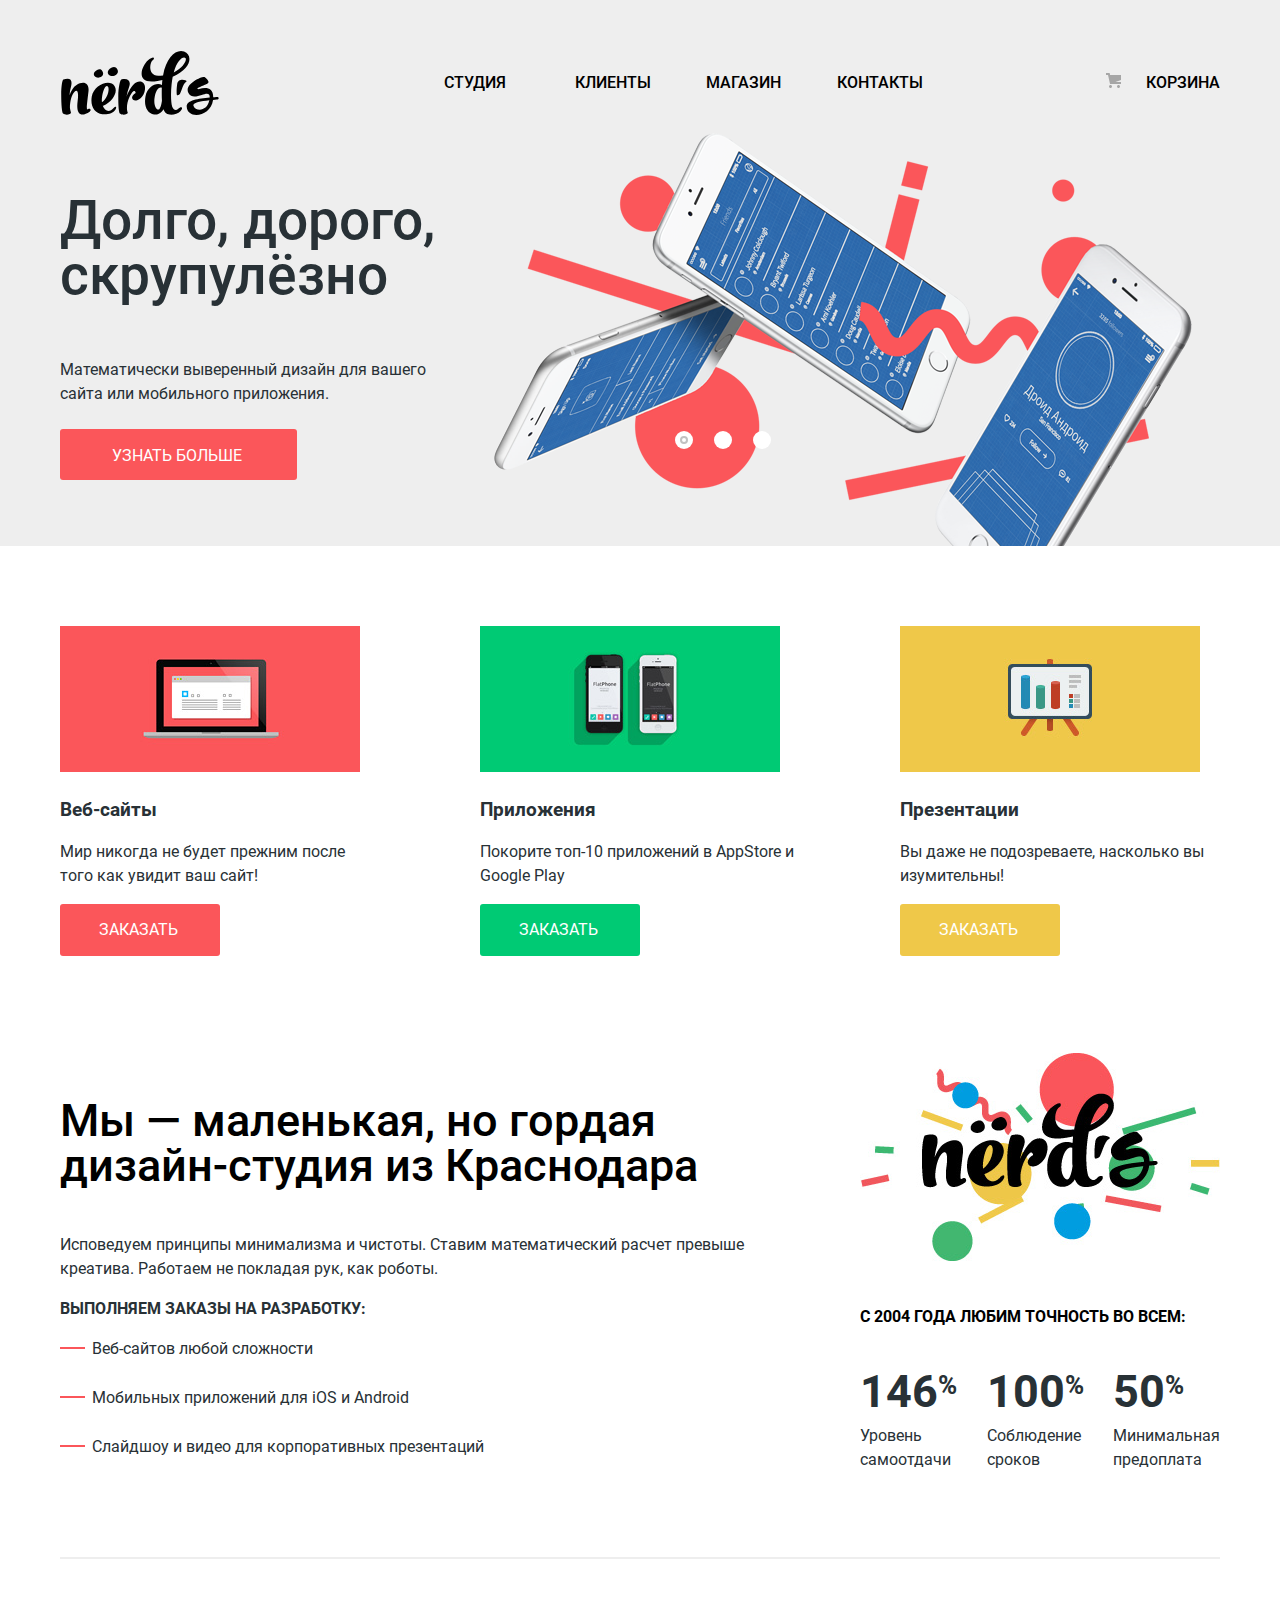
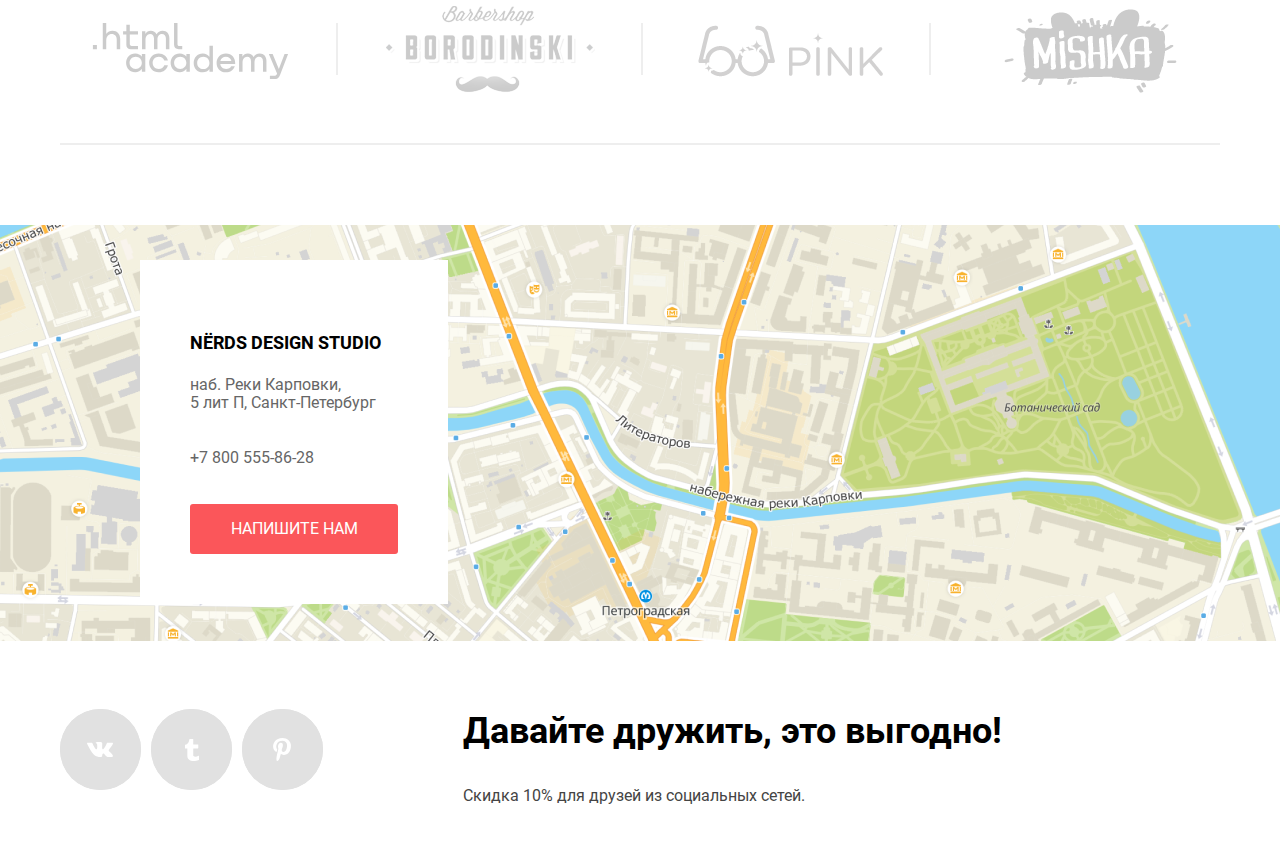
<file: index.html>
<!DOCTYPE html>
<html lang="ru">

<head>
  <meta charset="UTF-8">
  <meta http-equiv="X-UA-Compatible" content="IE=edge">
  <meta name="viewport" content="width=device-width, initial-scale=1.0">
  <title>HTML Academy: Nёrds</title>
  <link href="https://fonts.googleapis.com/css2?family=Roboto:ital,wght@0,400;0,700;1,500&display=swap"
    rel="stylesheet">
  <link rel="stylesheet" href="css/normalize.css">
  <link rel="stylesheet" href="css/style.css">
  <link rel="icon" href="favicon.ico">
  <link rel="icon" href="img/favicons/favicon_32.svg" type="image/svg+xml">
  <link rel="apple-touch-icon" sizes="180x180" href="img/favicons/apple-icon-180x180.png">
  <link rel="manifest" href="manifest.webmanifest">
</head>

<body>
  <header class="page-header">
    <nav class="main-nav">
      <img class="main-logo" src="img/nerds-main_logo.svg" width="160" height="65" alt="Лого Нёрдс">
      <ul class="main-menu">
        <li>Студия</li>
        <li><a href="#">Клиенты</a></li>
        <li><a href="catalogue.html">Магазин</a></li>
        <li><a href="#">Контакты</a></li>
      </ul>
      <a class="user-menu" href="##">Корзина</a>
    </nav>
  </header>

  <main>
    <h1 class="visually-hidden">Дизайн-студия Нёрдс</h1>
    <section class="slider">
      <h2 class="visually-hidden">Наше кредо в картинках</h2>
      <ul class="slider-list">
        <li class="slide">
          <div class="slide-description">
            <p class="slogan">Долго, дорого, скрупулёзно</p>
            <p class="comment">Математически выверенный дизайн для вашего сайта или мобильного приложения.</p>
            <a href="##" class="button want-more">Узнать больше</a>
          </div>
          <img class="poster" src="img/slider/slide1_mobile.png" width="760" height="431"
            alt="Россыпь красивых телефонов">
        </li>
        <li class="slide">
          <div class="slide-description">
            <p class="slogan">Любим математику, как никто другой</p>
            <p class="comment">Никакого креатива, только математические формулы для расчета идеальных пропорций.</p>
            <a href="##" class="button want-more">Узнать больше</a>
          </div>
          <img class="poster" src="img/slider/slide2_pc.png" width="760" height="431"
            alt="Мониторы стоят спиной к спине">
        </li>
        <li class="slide">
          <div class="slide-description">
            <p class="slogan">Только ночь, только хардкор</p>
            <p class="comment">Работать днем, как все? Мы против этого. Ближе к полуночи работа только начинается.</p>
            <a href="##" class="button want-more">Узнать больше</a>
          </div>
          <img class="poster" src="img/slider/slide3_tablet.png" width="760" height="431" alt="Планшет и телефон">
        </li>
      </ul>
      <div class="slider-controls">
        <button class="current" type="button" aria-label="Первый слайд"></button>
        <button type="button" aria-label="Второй слайд"></button>
        <button type="button" aria-label="Третий слайд"></button>
      </div>
    </section>

    <div class="wrapper">
      <section class="services">
        <h2 class="visually-hidden">Наши услуги</h2>
        <ul class="service-list">
          <li class="service-list-option">
            <img class="service-icon" src="img/services/web_pages.jpg" width="300" height="146"
              alt="Иконка ноутбука на красном фоне">
            <h3 class="service-title">Веб-сайты</h3>
            <p class="service-description">Мир никогда не будет прежним после того как увидит ваш сайт!</p>
            <a class="button service-order" href="##">Заказать</a>
          </li>
          <li class="service-list-option">
            <img class="service-icon" src="img/services/mobile_apps.png" width="300" height="146"
              alt="Мобильный телефон на зеленом фоне">
            <h3 class="service-title">Приложения</h3>
            <p class="service-description">Покорите топ-10 приложений в AppStore и Google Play</p>
            <a class="button service-order" href="##">Заказать</a>
          </li>
          <li class="service-list-option">
            <img class="service-icon" src="img/services/presentations.jpg" width="300" height="146"
              alt="Флип-чарт на желтом фоне">
            <h3 class="service-title">Презентации</h3>
            <p class="service-description">Вы даже не подозреваете, насколько вы изумительны!</p>
            <a class="button service-order" href="##">Заказать</a>
          </li>
        </ul>
      </section>

      <div class="stats-container">
        <section class="about">
          <h2 class="visually-hidden">Описание компании</h2>
          <p class="about-us">Мы — маленькая, но гордая дизайн-студия из Краснодара</p>
          <p class="about-description">Исповедуем принципы минимализма и чистоты. Ставим математический расчет превыше
            креатива. Работаем не покладая рук, как роботы.</p>
          <p class="about-activities">Выполняем заказы на разработку:</p>
          <ul class="about-activities-list">
            <li class="activity">Веб-сайтов любой сложности</li>
            <li class="activity">Мобильных приложений для iOS и Android</li>
            <li class="activity">Слайдшоу и видео для корпоративных презентаций</li>
          </ul>
        </section>

        <section class="statistics">
          <h2 class="visually-hidden">О нас в цифрах</h2>
          <img class="statistics-logo" src="img/nerds-statistics.png" width="360" height="208"
            alt="Вариация лого Nerds">
          <p class="statistics-header">с 2004 года Любим точность во всем:</p>
          <dl class="statistics-list">
            <div class="statistics-option">
              <dt class="statistics-percentage">146<span>%</span></dt>
              <dd class="statistics-description">Уровень самоотдачи</dd>
            </div>
            <div class="statistics-option">
              <dt class="statistics-percentage">100<span>%</span></dt>
              <dd class="statistics-description">Соблюдение сроков</dd>
            </div>
            <div class="statistics-option">
              <dt class="statistics-percentage">50<span>%</span></dt>
              <dd class="statistics-description">Минимальная предоплата</dd>
            </div>
          </dl>
        </section>
      </div>

      <section class="clients">
        <h2 class="visually-hidden">Нас рекомендуют</h2>
        <ul class="clients-list">
          <li class="client">
            <a href="https://htmlacademy.ru/intensive/htmlcss">
              <img src="img/partners/logo_htmlacademy.svg" width="199" height="57" alt="логотип HTML Academy">
            </a>
          </li>
          <li class="client">
            <a href="##">
              <img src="img/partners/logo-borodinski.svg" width="209" height="90" alt="Barbershop Borodinsky">
            </a>
          </li>
          <li class="client">
            <a href="##">
              <img src="img/partners/logo-pink.svg" width="185" height="52" alt="Pink">
            </a>
          </li>
          <li class="client">
            <a href="##">
              <img src="img/partners/logo-mishka.svg" width="173" height="84" alt="Mishka">
            </a>
          </li>
        </ul>
      </section>
    </div>
  </main>

  <footer class="page-footer">
    <div class="footer-map">
      <div class="footer-feedback">
        <p class="feedback-heading">Nёrds design studio</p>
        <address class="feedback-address">наб. Реки Карповки, <br> 5 лит П, Санкт-Петербург</address>
        <a class="feedback-telephone" href="tel:+78005558628">+7 800 555-86-28</a>
        <button type="button" class="button write-us">Напишите нам</button>
      </div>
    </div>

    <div class="bottom-line">
      <ul class="media-links">
        <li class="link">
          <a href="##">
            <span class="visually-hidden">VK</span>
          </a>
        </li>
        <li class="link">
          <a href="##">
            <span class="visually-hidden">Facebook</span>
          </a>
        </li>
        <li class="link">
          <a href="##">
            <span class="visually-hidden">Instagram</span>
          </a>
        </li>
      </ul>

      <div class="footer-text">
        <p class="footer-slogan">Давайте дружить, это выгодно!</p>
        <p class="footer-discount">Скидка 10% для друзей из социальных сетей.</p>
      </div>
    </div>

  </footer>

  <div class="page-popup">
    <p class="popup-heading">Напишите нам</p>
    <button class="modal-close" type="button" aria-label="Закрыть"></button>
    <form class="popup-form" action="##" method="post">
      <label class="form-legend">Ваше имя:
        <input type="text" class="author" placeholder="Имя Фамилия">
      </label>
      <label class="form-legend"> Ваш email:
        <input type="email" class="email" placeholder="email@example.com">
      </label>
      <label class="form-legend">Текст письма
        <textarea class="form-text" rows="5" cols="30" placeholder="В свободной форме"></textarea>
      </label>
      <button class="button" type="submit">Отправить</button>
    </form>
  </div>

  <script src="js/modal.js"></script>
  <script src="js/slider.js"></script>

</body>

</html>
</file>
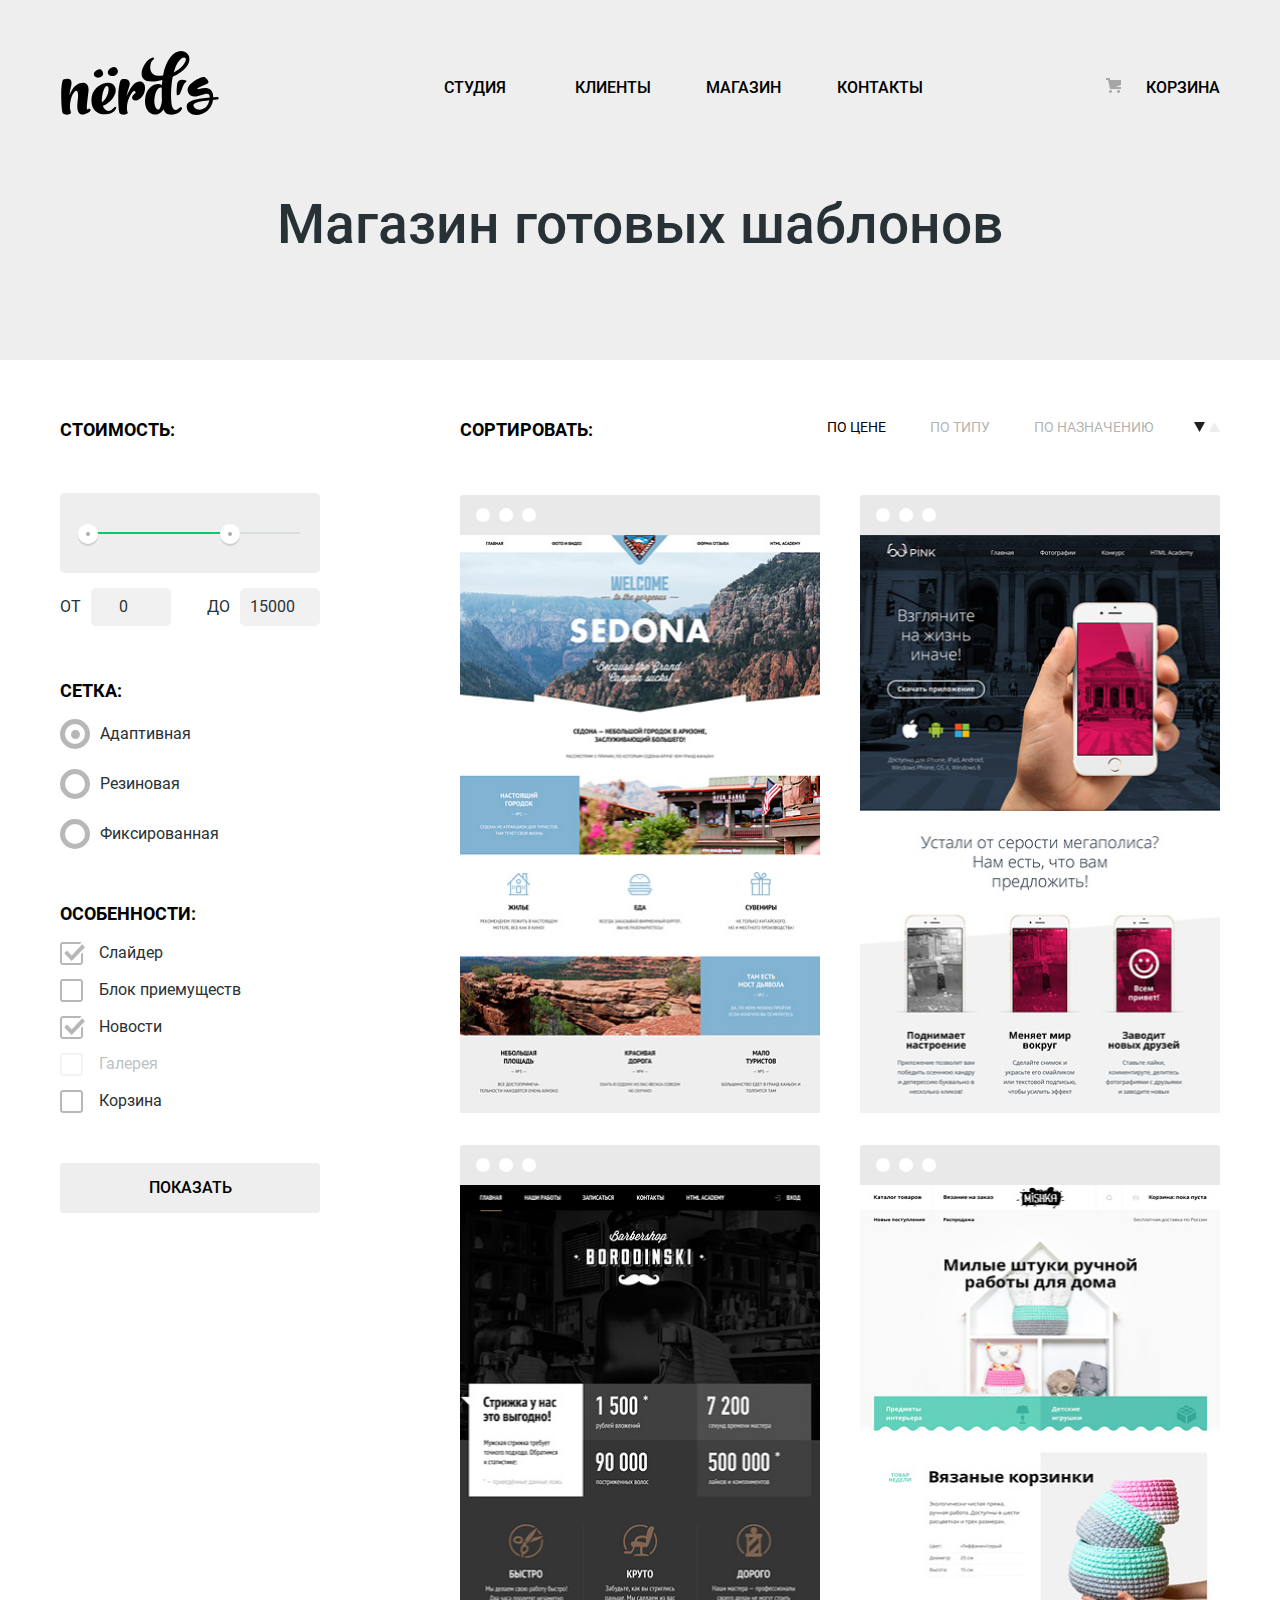
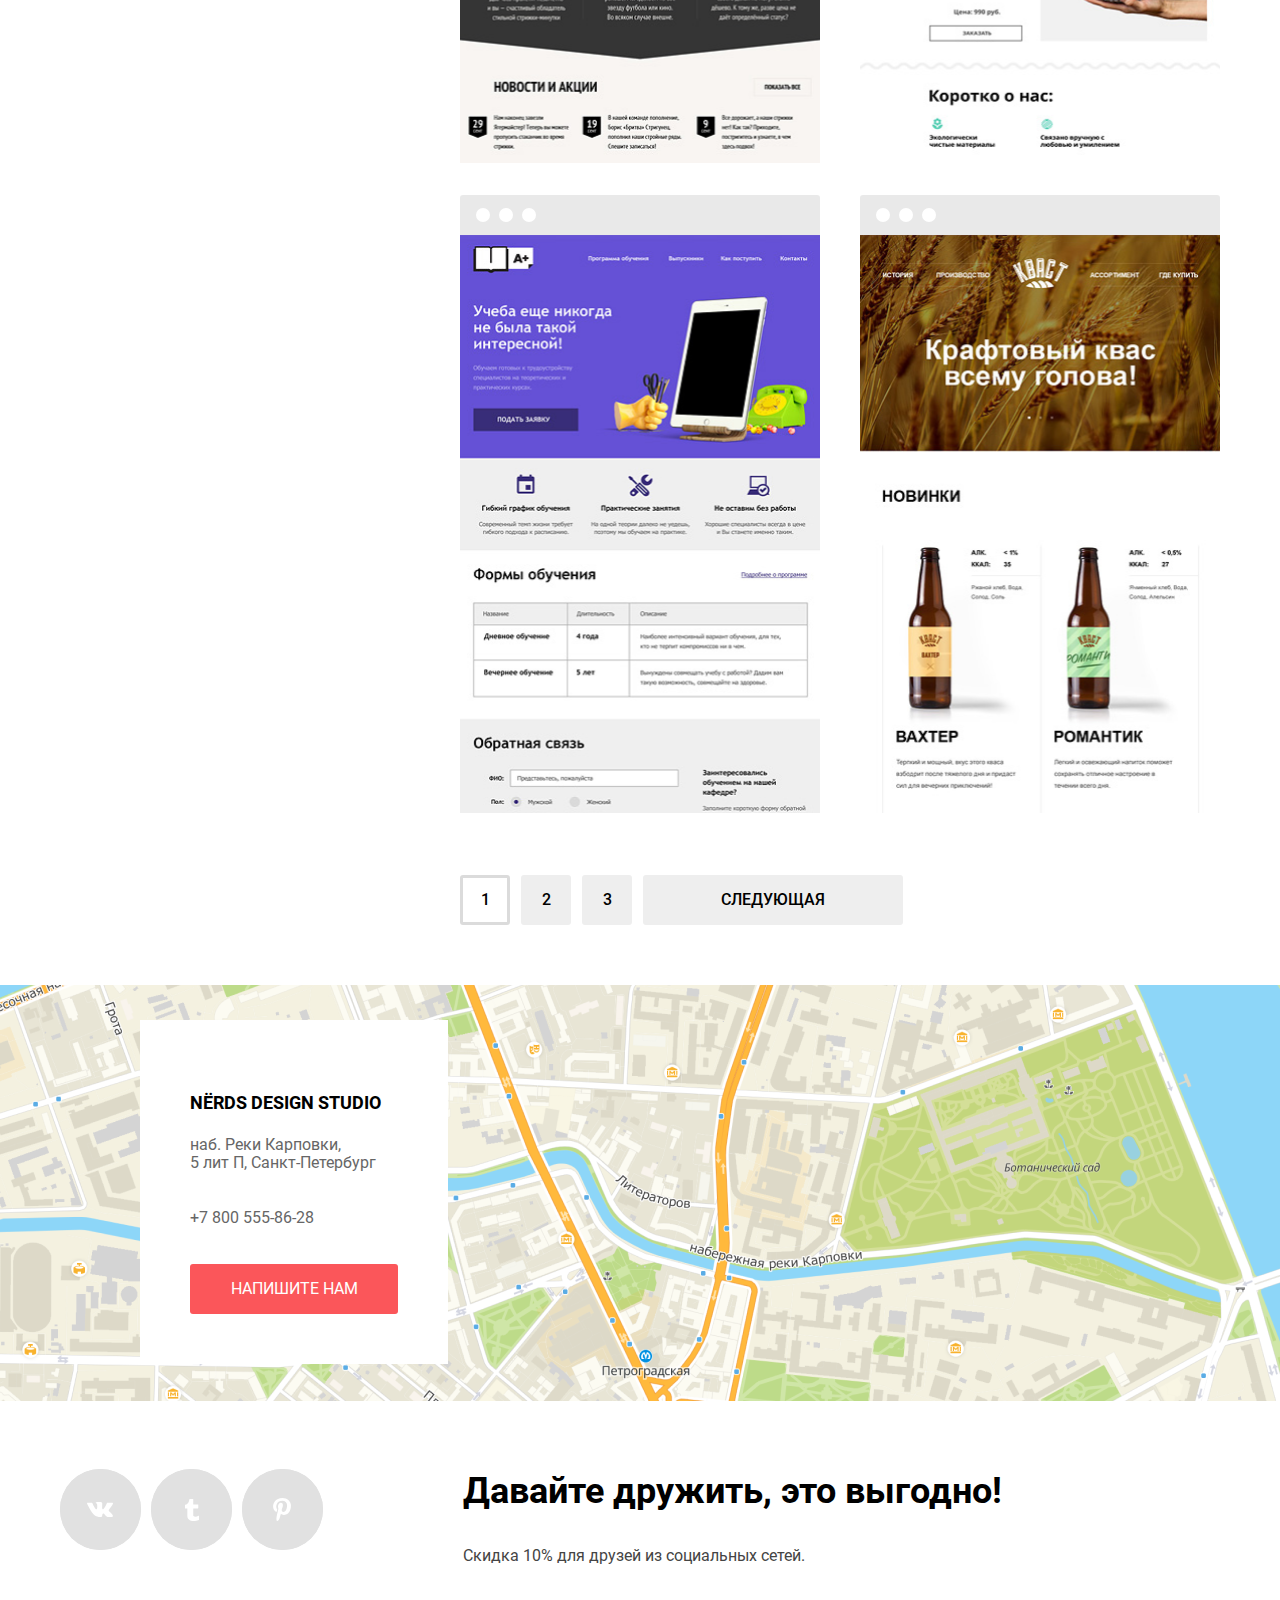
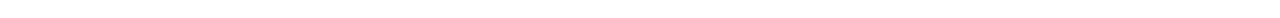
<file: catalogue.html>
<!DOCTYPE html>
<html class="page" lang="en">

<head>
  <meta charset="UTF-8">
  <meta http-equiv="X-UA-Compatible" content="IE=edge">
  <meta name="viewport" content="width=device-width, initial-scale=1.0">
  <title>HTML Academy: Nёrds</title>
  <link rel="stylesheet" href="css/normalize.css">
  <link rel="stylesheet" href="css/style.css">
  <link rel="icon" href="favicon.ico">
  <link rel="icon" href="img/favicons/favicon_32.svg" type="image/svg+xml">
  <link rel="apple-touch-icon" sizes="180x180" href="img/favicons/apple-icon-180x180.png">
  <link rel="manifest" href="manifest.webmanifest">
</head>

<body>
  <header class="page-header">
    <nav class="main-nav">
      <a href="index.html"><img class="main-logo" src="img/nerds-main_logo.svg" width="160" height="65" alt="Лого Нёрдс"></a>
      <ul class="main-menu">
        <li><a href="index.html">Студия</a></li>
        <li><a href="#">Клиенты</a></li>
        <li>Магазин</li>
        <li><a href="#">Контакты</a></li>
      </ul>
      <a class="user-menu" href="##">Корзина</a>
    </nav>
  </header>

  <main>
    <h1 class="visually-hidden">Каталог макетов NЁRDS</h1>
    <h2 class="slogan header-heading">Магазин готовых шаблонов</h2>
    <div class="catalogue-body">
      <section class="searching">
        <form class="search-form" action="https://echo.htmlacademy.ru/" method="get">

          <fieldset class="search-prices">
            <legend class="heading prices-heading">Стоимость:</legend>
            <div class="range">
              <div class="range-controls">
                <div class="scale">
                  <div class="bar"></div>
                </div>
                <div class="toggle toggle-min" tabindex="0"></div>
                <div class="toggle toggle-max" tabindex="0"></div>
              </div>
              <div class="price-controls">
                <label class="min-price">от<input class="price" type="number" name="min-price" value="0"></label>
                <label class="max-price">до<input class="price" type="number" name="max-price" value="150000"></label>
              </div>
            </div>
          </fieldset>

          <fieldset class="search-grids">
            <legend class="heading grids-heading">Сетка:</legend>
            <label class="grid-type"><input class="grid visually-hidden" type="radio" name="mockup-grid"
                value="adaptive" checked>
              <span class="grid-type-text">Адаптивная</span>
            </label>
            <label class="grid-type"><input class="grid visually-hidden" type="radio" name="mockup-grid" value="rubber">
              <span class="grid-type-text">Резиновая</span>
            </label>
            <label class="grid-type"><input class="grid visually-hidden" type="radio" name="mockup-grid" value="fixed">
              <span class="grid-type-text">Фиксированная</span>
            </label>
          </fieldset>

          <fieldset class="search-peculiarities">
            <legend class="heading peculiarities-heading">Особенности:</legend>
            <label class="peculiarity"><input class="specific visually-hidden" type="checkbox" name="peculiarity"
                value="slider" checked><span class="specific-checkbox">Слайдер</span>
            </label>
            <label class="peculiarity"><input class="specific visually-hidden" type="checkbox" name="peculiarity"
                value="advantages"><span class="specific-checkbox">Блок приемуществ</span>
            </label>
            <label class="peculiarity"><input class="specific visually-hidden" type="checkbox" name="peculiarity"
                value="news" checked><span class="specific-checkbox">Новости</span>
            </label>
            <label class="peculiarity"><input class="specific visually-hidden" type="checkbox" name="peculiarity"
                value="gallery" disabled> <span class="specific-checkbox">Галерея</span>
            </label>
            <label class="peculiarity"><input class="specific visually-hidden" type="checkbox" name="peculiarity"
                value="basket"> <span class="specific-checkbox">Корзина</span>
            </label>
          </fieldset>

          <button class="form-submit-button" type="submit">Показать</button>
        </form>
      </section>

      <section class="search-results">
        <h2 class="visually-hidden">Результаты поиска</h2>
        <div class="sorting-wrapper">
          <p class="heading sort-heading">Сортировать:</p>
          <ul class="sort-list">
            <li class="sort-option"><a>по цене</a></li>
            <li class="sort-option"><a href="##">по типу</a></li>
            <li class="sort-option"><a href="##">по назначению</a></li>
          </ul>
          <div class="sort-controls">
            <a class="dir-down" href="##">
              <svg width="11" height="10" viewBox="0 0 11 10" fill="none" xmlns="http://www.w3.org/2000/svg">
                <path d="M5.5 10L0 0H11" fill="#231F20" />
              </svg>
            </a>
            <a class="dir-up" href="##">
              <svg width="11" height="10" viewBox="0 0 11 10" fill="none" xmlns="http://www.w3.org/2000/svg">
                <path d="M5.5 0L0 10H11L5.5 0Z" fill="#A6A6A6" />
              </svg>
            </a>
          </div>
        </div>

        <div class="search-items">
          <article class="search-item">
            <img src="img/catalogue/cat_item_sedona.png" width="360" height="578"
              alt="Макет сайта путеводителя по Седоне">
            <div class="item-available">
              <h3 class="heading item-heading"><a href="##">Sedona</a></h3>
              <p class="item-description">Информационный сайт для туристов</p>
              <button class="button show-description-button" type="button">9 900 ₽</button>
            </div>
          </article>

          <article class="search-item">
            <img src="img/catalogue/cat_item_pink.png" width="360" height="578" alt="Макеты сайта и приложения PINK">
            <div class="item-available">
              <h3 class="heading item-heading"><a href="##">Pink App</a></h3>
              <p class="item-description">Продуктовый лендинг приложения для iOS и Android</p>
              <button class="button show-description-button" type="button">9 900 ₽</button>
            </div>
          </article>

          <article class="search-item">
            <img src="img/catalogue/cat_item_borodinski.png" width="360" height="578"
              alt="Макет сайта барбершопа Бородинский">
            <div class="item-available">
              <h3 class="heading item-heading"><a href="##">Barbershop</a></h3>
              <p class="item-description">Сайт салона красоты.Для мужчин, да.</p>
              <button class="button show-description-button" type="button">9 900 ₽</button>
            </div>
          </article>

          <article class="search-item">
            <img src="img/catalogue/cat_item_mishka.png" width="360" height="578"
              alt="Макет сайта хендмейд товаров Мишка">
            <div class="item-available">
              <h3 class="heading item-heading"><a href="##">Mishka</a></h3>
              <p class="item-description">Интернет-магазин вязаных игрушек.</p>
              <button class="button show-description-button" type="button">9 900 ₽</button>
            </div>
          </article>

          <article class="search-item">
            <img src="img/catalogue/cat_item_aplus.png" width="360" height="578" alt="Макет сайта учебного центра">
            <div class="item-available">
              <h3 class="heading item-heading"><a href="##">A Plus</a></h3>
              <p class="item-description">Лендинг курсов повышения квалификации.</p>
              <button class="button show-description-button" type="button">9 900 ₽</button>
            </div>
          </article>

          <article class="search-item">
            <img src="img/catalogue/cat_item_kvast.png" width="360" height="578"
              alt="Макет сайта производителей кваса Кваст">
            <div class="item-available">
              <h3 class="heading item-heading"><a href="##">Кваст</a></h3>
              <p class="item-description">Промо-сайт производителя крафтового кваса</p>
              <button class="button show-description-button" type="button">9 900 ₽</button>
            </div>
          </article>
        </div>
        <ul class="search-items-toggle">
          <li class="search-items-page"><a>1</a></li>
          <li class="search-items-page"><a href="##">2</a></li>
          <li class="search-items-page"><a href="##">3</a></li>
          <li class="search-items-page next-page"><a href="##">Следующая</a></li>
        </ul>
      </section>
    </div>
  </main>

  <footer class="page-footer">
    <div class="footer-map">
      <div class="footer-feedback">
        <p class="feedback-heading">Nёrds design studio</p>
        <address class="feedback-address">наб. Реки Карповки, <br> 5 лит П, Санкт-Петербург</address>
        <a class="feedback-telephone" href="tel:+78005558628">+7 800 555-86-28</a>
        <button type="button" class="button write-us">Напишите нам</button>
      </div>
    </div>

    <div class="page-popup">
      <p class="popup-heading">Напишите нам</p>
      <button class="modal-close" type="button" aria-label="Закрыть"></button>
      <form class="popup-form" action="##" method="post">
        <label class="form-legend">Ваше имя:
          <input type="text" placeholder="Имя Фамилия">
        </label>
        <label class="form-legend"> Ваш email:
          <input type="email" placeholder="email@example.com">
        </label>
        <label class="form-legend">Текст письма
          <textarea class="form-text" rows="5" cols="30" placeholder="В свободной форме"></textarea>
        </label>
        <button class="button" type="submit">Отправить</button>
      </form>
    </div>

    <div class="bottom-line">
      <ul class="media-links">
        <li class="link">
          <a href="##">
            <span class="visually-hidden">VK</span>
          </a>
        </li>
        <li class="link">
          <a href="##">
            <span class="visually-hidden">Tumblr</span>
          </a>
        </li>
        <li class="link">
          <a href="##">
            <span class="visually-hidden">Pinterest</span>
          </a>
        </li>
      </ul>

      <div class="footer-text">
        <p class="footer-slogan">Давайте дружить, это выгодно!</p>
        <p class="footer-discount">Скидка 10% для друзей из социальных сетей.</p>
      </div>
    </div>

  </footer>

</body>

</html>
</file>
<file: css/style.css>
/*Fonts*/

@font-face {
  font-family: "Roboto";
  src: url(../fonts/roboto.woff),
    url(../fonts/roboto.woff2);
  font-weight: 400;
  font-style: normal;
}

@font-face {
  font-family: "Roboto";
  src: url(../fonts/robotobold.woff),
    url(../fonts/robotobold.woff2);
  font-weight: 700;
  font-style: normal;
}

@font-face {
  font-family: "Roboto";
  src: url(../fonts/robotomedium.woff),
    url(../fonts/robotomedium.woff2);
  font-weight: 500;
  font-style: normal;
}

/*Variables*/

:root {
  --basic-black: #000000;
  --basic-white: #ffffff;
  --intense-dark: #231f20;
  --basic-dark: #283136;
  --darkened-grey: #444444;
  --extra-grey: #4d4d4d;
  --basic-grey: #666666;
  --lower-intense-grey: #c1c1c1;
  --mouse-grey: #b4b9bb;
  --cloud-grey: #a6a6a6;
  --lighter-cloud-grey: #ababab;
  --light-shadow-grey: #cfcfcf;
  --light-grey: #dfdfdf;
  --lighter-grey: #dbdbdb;
  --even-lighter-grey: #d7dcde;
  --low-saturation-grey: #d5d5d5;
  --extra-light-grey: #e1e1e1;
  --lowest-intense-grey: #eeeeee;
  --basic-red: #fb565a;
  --extra-red: #e74246;
  --intensive-red: #d7373b;
  --basic-green: #00ca74;
  --extra-green: #00bc6c;
  --intensive-green: #00aa62;
  --basic-yellow: #efc849;
  --extra-yellow: #eab534;
  --intensive-yellow: #e5a722;
}

/*Global*/

* {
  box-sizing: border-box;
}

a {
  text-decoration: none;
}

body {
  max-width: 1440px;
  position: relative;
  margin: 0px auto;
  padding: 0px;
  font-family: "Roboto", "Arial", sans-serif;
  font-size: 16px;
  line-height: 24px;
  font-weight: 400;
  color: var(--basic-dark);

  min-height: 100%;
  display: grid;
  grid-template-rows: min-content 1fr min-content;
  align-content: start;
}

.page {
  height: 100%;
}

/*Header*/

.page-header {
  display: flex;
  width: 100%;
  background-color: var(--lowest-intense-grey);
}

.main-nav {
  display: flex;
  /*grid-template-columns: 1fr auto 1fr;*/
  min-width: 1160px;
  justify-content: space-between;
  align-items: center;
  margin: 0 auto;
  padding-top: 50px;

  line-height: 30px;
  font-weight: 500;
  text-transform: uppercase;
  color: var(--basic-black);
}

.main-menu {
  display: grid;
  grid-template-columns: 1fr 1fr 1fr 1fr;
  gap: 45px;
}

.user-menu {
  position: relative;
  display: block;
  justify-self: end;
}

.user-menu::before {
  content: "";
  top: 5px;
  left: -40px;
  width: 15px;
  height: 15px;
  position: absolute;
  background-image: url(../img/icons/cart-icon.svg);
  background-repeat: no-repeat;
  background-position: center;
}

.main-nav a, .user-menu {
  color: var(--basic-black);
}

.main-nav a:hover {
  opacity: 0.7;
}

.main-menu a:hover,
.user-menu:hover {
  color: var(--basic-red)
}

.main-nav a:active,
.user-menu:active {
  color: var(--basic-black);
  opacity: 0.3;
}

.main-menu,
.slider-list,
.service-list,
.statistics-list,
.about-activities-list,
.clients-list,
.media-links,
.search-items-toggle,
.sort-list {
  list-style: none;
  margin: 0;
  padding: 0;
}

.current-menu-item {
  position: relative
}

.current-menu-item::after {
  content: "";
  position: absolute;
  bottom: -15px;
  left: 0px;
  width: 73px;
  height: 2px;
  background-color: var(--basic-red);
}

/*Main --- Index*/

.visually-hidden {
  position: absolute;
  width: 1px;
  height: 1px;
  clip: rect(1px, 1px, 1px, 1px);
}

/*Slider*/

.slider {
  position: relative;
  width: 100%;
  min-height: 431px;
  background-color: var(--lowest-intense-grey);
}

.slide {
  display: none;
  width: 1160px;
  margin: 0 auto;
  background-color: var(--lowest-intense-grey);
}

.slider .slide:nth-child(2) .slide-description,
.slider .slide:last-child .slide-description {
  position: absolute;
  width: 525px;
}

.slider .slide:last-child .slogan {
  padding-right: 90px;

}

.slider .slide:nth-child(2) .comment,
.slider .slide:last-child .comment {
  padding-right: 155px;
}

/* .current-slide {
  display: flex;
} */

.slide-description {
  padding-top: 78px;
}

.poster {
  display: block;
  margin-left: auto;
}

.slogan {
  margin-top: 0;
  font-size: 55px;
  font-weight: 500;
  line-height: 55px;
}

.comment {
  margin-bottom: 38px;
}

.slider-controls {
  position: absolute;
  bottom: 90px;
  left: 675px;
  z-index: 20;
}

.slider-controls .current {
  background-image: url(../img/icons/toggle-btn-current.svg);
  background-position: 50% 50%;
  background-repeat: no-repeat;
}

.slider-controls button {
  padding: 0;
  width: 18px;
  height: 18px;
  background-color: var(--basic-white);
  border: none;
  border-radius: 50%;
  cursor: pointer;
}

.slider-controls button:not(.slider-controls button:last-child) {
  margin-right: 17px;
}

.button {
  width: 160px;
  min-height: 50px;
  line-height: 18px;
  color: var(--basic-white);
  text-transform: uppercase;
  background-color: var(--basic-red);
  border: none;
  border-radius: 3px;
}

.button:hover {
  background-color: var(--extra-red);
}

.button:active,
.service-list:nth-child(2) .service-order:active,
.service-list:last-child .service-order:active {
  color: rgba(255, 255, 255, 0.3);
  background-color: var(--intensive-red);
}

.want-more {
  min-width: 240px;
  padding: 17px 55px 15px 52px;
}

/*Services*/

.wrapper {
  width: 1160px;
  margin: 0px auto;
}

.service-list {
  display: grid;
  grid-template-columns: 1fr 1fr 1fr;
  gap: 100px;
  min-height: 507px;
  padding: 80px 0px;

}

.service-order {
  display: block;
  padding: 17px 39px;
}

.service-list-option:nth-child(2) .service-order {
  background-color: var(--basic-green);
}

.service-list-option:nth-child(2) .service-order:hover,
.service-list-option:nth-child(2) .service-order:focus {
  background-color: var(--extra-green);
}

.service-list-option:nth-child(2) .service-order:active {
  background-color: var(--intensive-green);
}

.service-list-option:last-child .service-order {
  background-color: var(--basic-yellow);
}

.service-list-option:last-child .service-order:hover,
.service-list-option:last-child .service-order:focus {
  background-color: var(--extra-yellow);
}

.service-list-option:last-child .service-order:active {
  background-color: var(--intensive-yellow);
}

/*About*/

.about {
  grid-column: 1 / 3;
}

.about-us {
  font-size: 45px;
  font-weight: 500;
  line-height: 45px;
  color: var(--basic-black);
}

.about-activities,
.statistics-header {
  font-weight: 700;
  text-transform: uppercase;
}

.stats-container {
  display: grid;
  grid-template-columns: 1fr 1fr 1fr;
  gap: 40px;
  margin-bottom: 73px;
}

.activity {
  position: relative;
  margin-bottom: 25px;
  padding-left: 32px;
}

.activity::before {
  content: "";
  position: absolute;
  top: 10px;
  left: 0;
  width: 25px;
  height: 2px;
  background-color: var(--basic-red);
}

.statistics-logo {
  margin-bottom: 37px;
}

.statistics-header {
  margin-top: 0;
  margin-bottom: 31px;
  color: var(--basic-black);
}

.statistics-list {
  display: grid;
  grid-template-columns: 1fr 1fr 1fr;
  gap: 20px
}

.statistics-percentage {
  font-size: 45px;
  font-weight: 700;
  line-height: 64px;
}

.statistics-percentage span {
  font-size: 26px;
  line-height: 40px;
  vertical-align: text-top;
}

.statistics-description {
  margin: 0px;
}

/*Clients*/

.clients-list {
  display: grid;
  grid-template-columns: repeat(4, 1fr);
  gap: 40px;
  justify-items: center;
  margin-bottom: 80px;
  border-top: 2px solid var(--lowest-intense-grey);
  border-bottom: 2px solid var(--lowest-intense-grey);
}

.client a {
  display: flex;
  flex-wrap: wrap;
  align-items: center;
  min-height: 184px;
  opacity: 0.2;
}

.client a:hover {
  opacity: 1
}

.client a:active {
  opacity: 0.1
}

.client {
  position: relative;
}

.client:not(.client:last-child)::after {
  content: "";
  position: absolute;
  top: 64px;
  right: -48px;
  width: 2px;
  height: 52px;
  background-color: var(--lowest-intense-grey);
}

.client:nth-child(3)::after {
  right: -60px;
}

/*Footer*/

.footer-map {
  position: relative;
  min-height: 416px;
  background-image: url(../img/map_1.png);
  background-position: center;
  background-repeat: no-repeat;
}

.footer-feedback {
  position: absolute;
  left: 140px;
  top: 35px;
  display: flex;
  flex-direction: column;
  align-items: flex-start;
  flex-wrap: wrap;
  width: 308px;
  padding: 50px;
  background-color: var(--basic-white);
}

.feedback-heading {
  font-size: 18px;
  font-weight: 700;
  line-height: 30px;
  text-transform: uppercase;
  color: var(--basic-black);
}

.feedback-address,
.feedback-telephone {
  margin-bottom: 37px;
  font-style: normal;
  line-height: 18px;
  color: var(--basic-grey);
}

.write-us {
  width: 100%;
}

/*Social media and bottom line*/

.bottom-line {
  display: flex;
  align-items: center;
  width: 1160px;
  min-height: 217px;
  margin: 0 auto;
}

.media-links {
  display: grid;
  grid-template-columns: 1fr 1fr 1fr;
  gap: 10px;
}

.link,
.link a {
  width: 81px;
  height: 81px;
  background-color: var(--extra-light-grey);
  border-radius: 50%;
}

.link a {
  display: block;
  background-position: center;
  background-repeat: no-repeat;
}

.link:first-child a {
  background-image: url(../img/icons/vk-icon.svg);

}

.link:nth-child(2) a {
  background-image: url(../img/icons/tumblr-icon.svg);
  background-size: 17%;
}

.link:last-child a {
  background-image: url(../img/icons/pinterest-icon.svg);
  background-size: 25%;
}

.link a:hover {
  background-color: var(--extra-red);
}

.link:active {
  background-color: var(--intensive-red);
}

.link a:active {
  opacity: 0.3;
}

.footer-text {
  padding-left: 140px;
}

.footer-slogan {
  font-size: 36px;
  font-weight: 700;
  line-height: 36px;
  color: var(--basic-black);
}

.footer-discount {
  line-height: 22px;
  color: var(--darkened-grey);
}

/*Pop-up*/

.page-popup {
  position: fixed;
  display: none;
  top: 80px;
  bottom: auto;
  left: 0;
  right: 0;
  /* transform: translate(-50% -50%); */
  width: 960px;
  min-height: 90px;
  margin: auto;
  padding: 63px 100px 84px;
  background-color: var(--basic-white);
  box-shadow: 0px 20px 40px 0px rgba(0, 0, 0, 0.4);
}

.page-popup-show {
  display: block;
  animation: bounce 0.6s;
}

.popup-error {
  animation: shake 0.6s;
}

.popup-form {
  position: relative;
  display: grid;
  grid-template-columns: 1fr 1fr;
  gap: 40px;
}

.modal-close {
  position: absolute;
  top: 78px;
  right: 90px;
  width: 21px;
  height: 21px;
  border: none;
  cursor: pointer;
  background-color: transparent;
  opacity: 0.3;
}

.modal-close::before,
.modal-close::after {
  content: "";
  position: absolute;
  width: 21px;
  height: 4px;
  background-color: var(--basic-red);
}

.modal-close::before {
  transform: rotate(45deg);
}

.modal-close::after {
  transform: rotate(-45deg);
}

.modal-close:hover {
  opacity: 1;
}

.modal-close:active {
  opacity: 0.1;
}

.popup-heading {
  margin-top: 0;
  font-size: 45px;
  font-weight: 700;
  line-height: 52px;
  color: var(--basic-black);
}

.form-legend {
  line-height: 18px;
  font-weight: 700;
  color: var(--basic-black);
}

.form-legend input,
.form-legend textarea {
  width: 100%;
  margin-top: 10px;
  padding: 16px;
  border: 2px solid var(--even-lighter-grey);
  border-radius: 3px;
  color: var(--darkened-grey);
}

.form-legend input {
  min-height: 50px;
}

.form-legend:nth-child(3) {
  grid-column: 1 / -1;
}

.form-legend input::placeholder,
.form-legend textarea::placeholder {
  opacity: 0.5;
}

.form-legend input:hover,
.form-legend textarea:hover {
  border-color: var(--mouse-grey);
}

.form-legend input:focus,
.form-legend textarea:focus {
  border-color: var(--basic-black);
  color: var(--darkened-grey);
}

.form-legend input:invalid,
.form-legendm textarea:invalid {
  border-color: var(--basic-red);
  color: var(--basic-red);
}

.popup-form button {
  min-width: 260px;
}

/*Main ---- Catalogue*/

.catalogue-body {
  display: grid;
  grid-template-columns: 1fr 2fr;
  column-gap: 40px;
  width: 1160px;
  margin: 0 auto;
}

.header-heading {
  grid-column: 1 / -1;
  justify-self: center;
  width: 100%;
  margin: 0 auto 55px;
  padding: 72px 140px 108px;
  background-color: var(--lowest-intense-grey);
  text-align: center;
}

.heading {
  margin: 0;
  font-size: 18px;
  font-weight: 700;
  line-height: 30px;
  text-transform: uppercase;
  color: var(--basic-black);
}

.search-form {
  display: grid;
  gap: 50px;
  width: 260px;
}

.search-form label {
  line-height: 20px;
}

.search-prices {
  display: flex;
  flex-wrap: wrap;
  justify-content: space-between;
  margin: 0;
  padding: 0;
  border: none;
}

.prices-heading {
  margin-bottom: 48px;
}

.range {
  width: 100%;
}

.range-controls {
  position: relative;
  min-height: 80px;
  margin-bottom: 15px;
  padding-top: 39px;
  padding-left: 20px;
  padding-right: 20px;
  background-color: var(--lowest-intense-grey);
  border-radius: 5px;
}

.range-controls .toggle {
  position: absolute;
  top: 31px;
  left: 0;
  width: 20px;
  height: 20px;
  padding: 0;
  border: 8px solid var(--basic-white);
  border-radius: 50%;
  background-color: var(--lighter-cloud-grey);
  box-shadow: 0 2px 1px 0 var(--light-shadow-grey);
  cursor: pointer;
}

.range-controls .scale {
  height: 2px;
  background: var(--even-lighter-grey);
}

.range-controls .bar {
  width: 70%;
  height: 2px;
  background: var(--basic-green);
}

.range-controls .toggle-min {
  left: 18px;
}

.range-controls .toggle-max {
  left: 160px;
}

.price-controls {
  display: flex;
  justify-content: space-between;
}

.price-controls .min-price,
.price-controls .max-price {
  text-transform: uppercase;
  font-size: 16px;
}

.price-controls .price {
  width: 80px;
  padding: 10px;
  margin-left: 10px;
  text-align: center;
  color: var(--basic-dark);
  border: none;
  border-radius: 5px;
  background: #f1f1f1;
  font-family: inherit;
  font-size: inherit;
}


.search-grids {
  display: grid;
  margin: 0px;
  border: none;
  padding: 0px;
  row-gap: 20px;
}

.grids-heading,
.peculiarities-heading {
  margin-bottom: 13px;
}

.grid-type-text::before {
  content: "";
  display: inline-block;
  width: 20px;
  height: 20px;
  margin-right: 10px;
  border: 5px solid var(--extra-grey);
  border-radius: 50%;
  opacity: 0.4;
  vertical-align: middle;
  cursor: pointer;
}

.grid:checked~.grid-type-text::before {
  background-image: url(../img/icons/Oval.svg);
  background-repeat: no-repeat;
  background-position: center center;
}

.grid:hover~.grid-type-text::before {
  opacity: 1;
}

.grid-type-text:hover {
  cursor: pointer;
}

.search-peculiarities {
  display: grid;
  margin: 0px;
  border: none;
  padding: 0px;
  row-gap: 14px;
}

.peculiarity {
  position: relative;
  padding-left: 35px;

}

/* .specific-checkbox {
  position: absolute;
  width: 25px;
  height: 23px;
  margin-left: -35px;
  background-image: url(../img/icons/checkbox-off.svg);
  background-repeat: no-repeat;
  background-color: var(--basic-white);
  opacity: 0.4;
}

.specific:checked+.specific-checkbox {
  background-image: url(../img/icons/checkbox-on.svg);

}

.specific:hover+.specific-checkbox {
  opacity: 1;
}

.specific:disabled+.specific-checkbox {
  opacity: 0.2;
} */

.specific-checkbox::before {
  content: "";
  display: inline-block;
  width: 25px;
  height: 23px;
  margin-left: -35px;
  margin-right: 14px;
  background-image: url(../img/icons/checkbox-off.svg);
  background-repeat: no-repeat;
  vertical-align: middle;
  opacity: 0.4;
}

.specific:checked~.specific-checkbox::before {
  background-image: url(../img/icons/checkbox-on.svg);
  background-repeat: no-repeat;
  background-position: center;
}

.specific:hover~.specific-checkbox::before {
  opacity: 1;
}

.specific:disabled~.specific-checkbox {
  opacity: 0.3;
}

.specific:disabled~.specific-checkbox::before {
  opacity: 0.2;
}


.sort-list {
  display: flex;
  flex-wrap: wrap;
  justify-content: space-between;
}

.sorting-wrapper {
  display: grid;
  grid-template-columns: 1fr 1fr auto;
  column-gap: 40px;
  margin-bottom: 50px;
}


.sort-option a,
.sort-option a:visited {
  font-size: 14px;
  text-transform: uppercase;
  color: var(--basic-black);
  opacity: 0.3;
}

.sort-option a:hover {
  opacity: 0.6
}

.sort-option a:active,
.sort-option a:not([href]) {
  opacity: 1;
}

.dir-up svg path {
  opacity: 0.2;
}

.dir-down svg path:hover,
.dir-up svg path:hover {
  fill: var(--cloud-grey);
  opacity: 1;
}

.dir-down svg path:active,
.dir-up svg path:active {
  fill: var(--intense-dark);
}

.search-items {
  display: grid;
  grid-template-columns: 1fr 1fr;
  row-gap: 25px;
  column-gap: 40px;
  margin-bottom: 55px;
}

.search-item {
  position: relative;
  margin: 0;
  padding-top: 40px;
}

.search-item::before {
  content: "";
  position: absolute;
  top: 0px;
  min-height: 40px;
  width: 100%;
  border-radius: 3px 3px 0 0;
  background-color: var(--extra-grey);
  opacity: 0.12;
}

.search-item::after {
  content: "";
  position: absolute;
  top: 13px;
  left: 16px;
  width: 14px;
  height: 14px;
  border-radius: 50%;
  background-color: var(--basic-white);
  box-shadow: 23px 0px 0px 0px var(--basic-white), 46px 0px 0px 0px var(--basic-white);
}

.item-available {
  display: none;
}

.search-item:hover .item-available {
  position: absolute;
  bottom: 7px;
  display: flex;
  flex-direction: column;
  align-items: center;
  flex-wrap: wrap;
  width: 100%;
  margin: 0px;
  padding: 36px 53px 44px;
  background-color: var(--lowest-intense-grey);
  text-align: center;
}

.search-item:hover.search-item::before {
  opacity: 1;
}

.item-heading a,
.item-heading a:visited {
  color: var(--basic-black);
}

.item-heading a:hover {
  color: var(--basic-red);
}

.item-heading a:active {
  color: var(--basic-black);
  opacity: 0.3;
}

.show-description-button {
  font-size: 16px;
  font-weight: 500;
  line-height: 18px;
}

.show-description-button:active {
  color: var(--basic-white);
}

.search-items-toggle {
  display: flex;
  flex-wrap: wrap;
  margin-bottom: 60px;
}

.form-submit-button,
.search-items-page a {
  width: 260px;
  min-height: 50px;
  border: none;
  border-radius: 3px;
  font-size: 16px;
  font-weight: 500;
  line-height: 18px;
  text-transform: uppercase;
  color: var(--basic-black);
  text-align: center;
  background-color: var(--lowest-intense-grey);
}

.search-items-page a {
  display: flex;
  flex-wrap: wrap;
  align-items: center;
  justify-content: center;
  width: 50px;
  margin-right: 11px;
}

.next-page a {
  width: 260px;
  margin: 0px;
}

.form-submit-button:hover,
.search-items-page a:hover {
  background-color: var(--light-grey);
}

.form-submit-button:active,
.search-items-page a:active {
  border-top-style: inset;
  background-color: var(--low-saturation-grey);
  color: rgba(255, 255, 255, 0.3);
}

.search-items-page a:not([href]) {
  border: 3px solid var(--lighter-grey);
  background-color: var(--basic-white);
}


/* Animations */

@keyframes bounce {
  0% {
    transform: translateY(-2000px);

  }

  70% {
    transform: translateY(30px);

  }

  90% {
    transform: translateY(-10px);

  }

  100% {
    transform: translateY(0);

  }
}

@keyframes shake {
  0%,
  100% {
    transform: translateX(0);
  }

  10%,
  30%,
  50%,
  70%,
  90% {
    transform: translateX(-10px);
  }

  20%,
  40%,
  60%,
  80% {
    transform: translateX(10px);
  }
}
</file>
